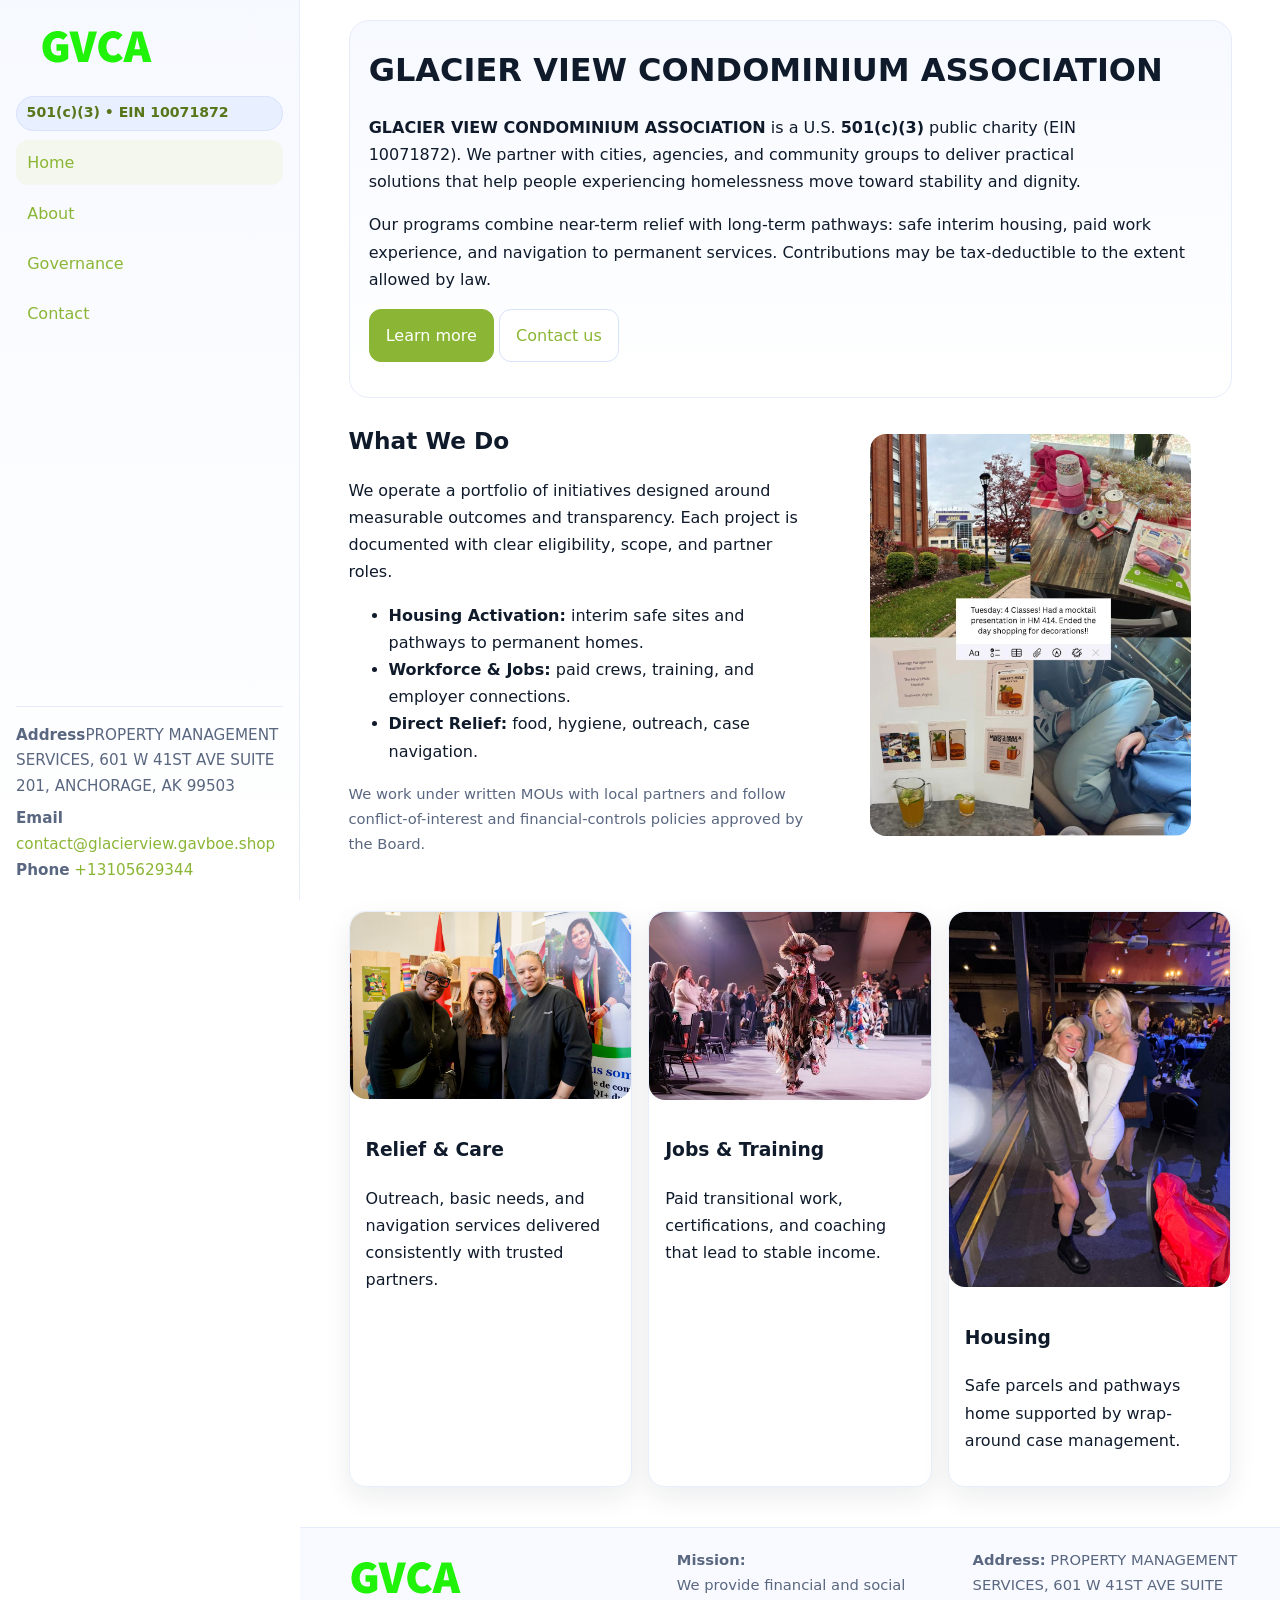
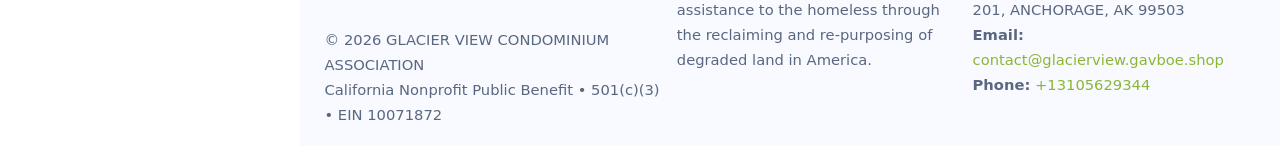
<file: index.html>
<!doctype html>
<html lang="en">
<head>
<meta charset="utf-8"/>
<meta name="viewport" content="width=device-width,initial-scale=1"/>
<title>GLACIER VIEW CONDOMINIUM ASSOCIATION – Nonprofit • 2025</title>
<link rel="stylesheet" href="assets/styles.css"/>
<link rel="icon" href="images/logo.png">
<meta name="data-ein" content="10071872"><meta name="data-name" content="GLACIER VIEW CONDOMINIUM ASSOCIATION">
<meta name="data-email" content="contact@glacierview.gavboe.shop"><meta name="data-phone" content="+13105629344">
<meta name="data-addressPROPERTY MANAGEMENT SERVICES, 601 W 41ST AVE SUITE 201, ANCHORAGE, AK 99503"><meta name="data-map" content="601+W+41ST+AVE+SUITE+201,+ANCHORAGE,+AK+99503">
  <meta name="description" content="Our nonprofit strengthens the community with programs focused on community services, education, and direct relief.">
</head>
<body>
<div style="position:absolute;left:-9999px;top:-9999px;opacity:0" data-uniq="{{UNIQUE_BLOB}}">
  <span>Our nonprofit strengthens the community with programs focused on community services, education, and direct relief.</span><svg width="12" height="12" viewBox="0 0 12 12" xmlns="http://www.w3.org/2000/svg"><circle cx="6" cy="6" r="5" fill="#2563eb"/></svg><img src="images/jobs.jpg" width="1" height="1" alt="" loading="lazy"/>
</div>

<div class="app">
  <aside class="sidebar" aria-label="Sidebar">
    <div class="cc25928b14f"><img src="images/logo.png" alt="GLACIER VIEW CONDOMINIUM ASSOCIATION logo"></div>
    <span class="c1019b9b7dc">501(c)(3) • EIN 10071872</span>
    <nav class="c02198a5b81" aria-label="Main navigation">
      <a class="active" href="index.html">Home</a>
      <a href="about.html">About</a>
      <a href="governance.html">Governance</a>
      <a href="contact.html">Contact</a>
    </nav>
    <div class="contact">
      <div><strong>Address</strong>PROPERTY MANAGEMENT SERVICES, 601 W 41ST AVE SUITE 201, ANCHORAGE, AK 99503</div>
      <div style="margin-top:.4rem"><strong>Email</strong> <a href="mailto:contact@glacierview.gavboe.shop">contact@glacierview.gavboe.shop</a></div>
      <div><strong>Phone</strong> <a href="tel:+13105629344">+13105629344</a></div>
    </div>
  </aside>

  <main>
    <div class="container">
      <section class="c3f996cc92d" aria-labelledby="home-title">
        <h1 id="home-title">GLACIER VIEW CONDOMINIUM ASSOCIATION</h1>
        <p class="ca9aa17919a">
          <strong>GLACIER VIEW CONDOMINIUM ASSOCIATION</strong> is a U.S. <strong>501(c)(3)</strong> public charity (EIN 10071872).
          We partner with cities, agencies, and community groups to deliver practical solutions that
          help people experiencing homelessness move toward stability and dignity.
        </p>
        <p>
          Our programs combine near-term relief with long-term pathways: safe interim housing,
          paid work experience, and navigation to permanent services. Contributions may be
          tax-deductible to the extent allowed by law.
        </p>
        <p>
          <a class="c8f2cf58bca btn-primary" href="about.html">Learn more</a>
          <a class="c8f2cf58bca" href="contact.html">Contact us</a>
        </p>
      </section>

      <section class="section split">
        <div>
          <h2>What We Do</h2>
          <p>
            We operate a portfolio of initiatives designed around measurable outcomes and transparency.
            Each project is documented with clear eligibility, scope, and partner roles.
          </p>
          <ul>
            <li><strong>Housing Activation:</strong> interim safe sites and pathways to permanent homes.</li>
            <li><strong>Workforce & Jobs:</strong> paid crews, training, and employer connections.</li>
            <li><strong>Direct Relief:</strong> food, hygiene, outreach, case navigation.</li>
          </ul>
          <p class="small">
            We work under written MOUs with local partners and follow conflict-of-interest and
            financial-controls policies approved by the Board.
          </p>
        </div>
        <figure>
          <img src="images/hero.jpg" alt="Community program in action">
        </figure>
      </section>

      <section class="section grid-3" aria-label="Highlights">
        <article class="ce4a88414f0">
          <img src="images/relief.jpg" alt="">
          <div class="card-body">
            <h3>Relief & Care</h3>
            <p>Outreach, basic needs, and navigation services delivered consistently with trusted partners.</p>
          </div>
        </article>
        <article class="ce4a88414f0">
          <img src="images/jobs.jpg" alt="">
          <div class="card-body">
            <h3>Jobs & Training</h3>
            <p>Paid transitional work, certifications, and coaching that lead to stable income.</p>
          </div>
        </article>
        <article class="ce4a88414f0">
          <img src="images/land.jpg" alt="">
          <div class="card-body">
            <h3>Housing</h3>
            <p>Safe parcels and pathways home supported by wrap-around case management.</p>
          </div>
        </article>
      </section>
    </div>

    <footer class="footer">
      <div class="container grid">
        <div>
          <img src="images/logo.png" alt="" style="width:160px;height:auto;margin-bottom:.5rem">
          <div class="small">© <span id="year"></span> GLACIER VIEW CONDOMINIUM ASSOCIATION</div>
          <div class="small">California Nonprofit Public Benefit • 501(c)(3) • EIN 10071872</div>
        </div>
        <div>
          <div class="small"><strong>Mission:</strong><br>
            We provide financial and social assistance to the homeless through the reclaiming
            and re-purposing of degraded land in America.
          </div>
        </div>
        <div>
          <div class="small"><strong>Address:</strong> PROPERTY MANAGEMENT SERVICES, 601 W 41ST AVE SUITE 201, ANCHORAGE, AK 99503<br>
            <strong>Email:</strong> <a href="mailto:contact@glacierview.gavboe.shop">contact@glacierview.gavboe.shop</a><br>
            <strong>Phone:</strong> <a href="tel:+13105629344">+13105629344</a>
          </div>
        </div>
      </div>
    </footer>
  </main>
</div>

<!-- Color/skin by EIN/NAME -->
<script>
(function(){function g(n){const e=document.querySelector('meta[name="'+n+'"]');return e?e.content:''}
function h(s){let x=2166136261>>>0;for(let i=0;i<s.length;i++){x^=s.charCodeAt(i);x=(x*16777619)>>>0}return x>>>0}
let k=(g('data-ein')||'').replace(/\D+/g,'');if(!k)k=g('data-name')||location.hostname||'default';
const key=h(String(k)),H=key%360,S=55+(key%20),L=46;
const brand=`hsl(${H} ${S}% ${L}%)`,ink=`hsl(${H} ${Math.min(95,S+10)}% ${Math.max(22,L-18)}%)`,soft=`hsl(${H} ${Math.max(40,S-25)}% 95%)`;
const r=document.documentElement;r.style.setProperty('--brand',brand);r.style.setProperty('--brand-ink',ink);r.style.setProperty('--soft',soft);
const y=document.getElementById('year'); if(y) y.textContent=new Date().getFullYear();})();
</script>
</body>
</html>
</file>
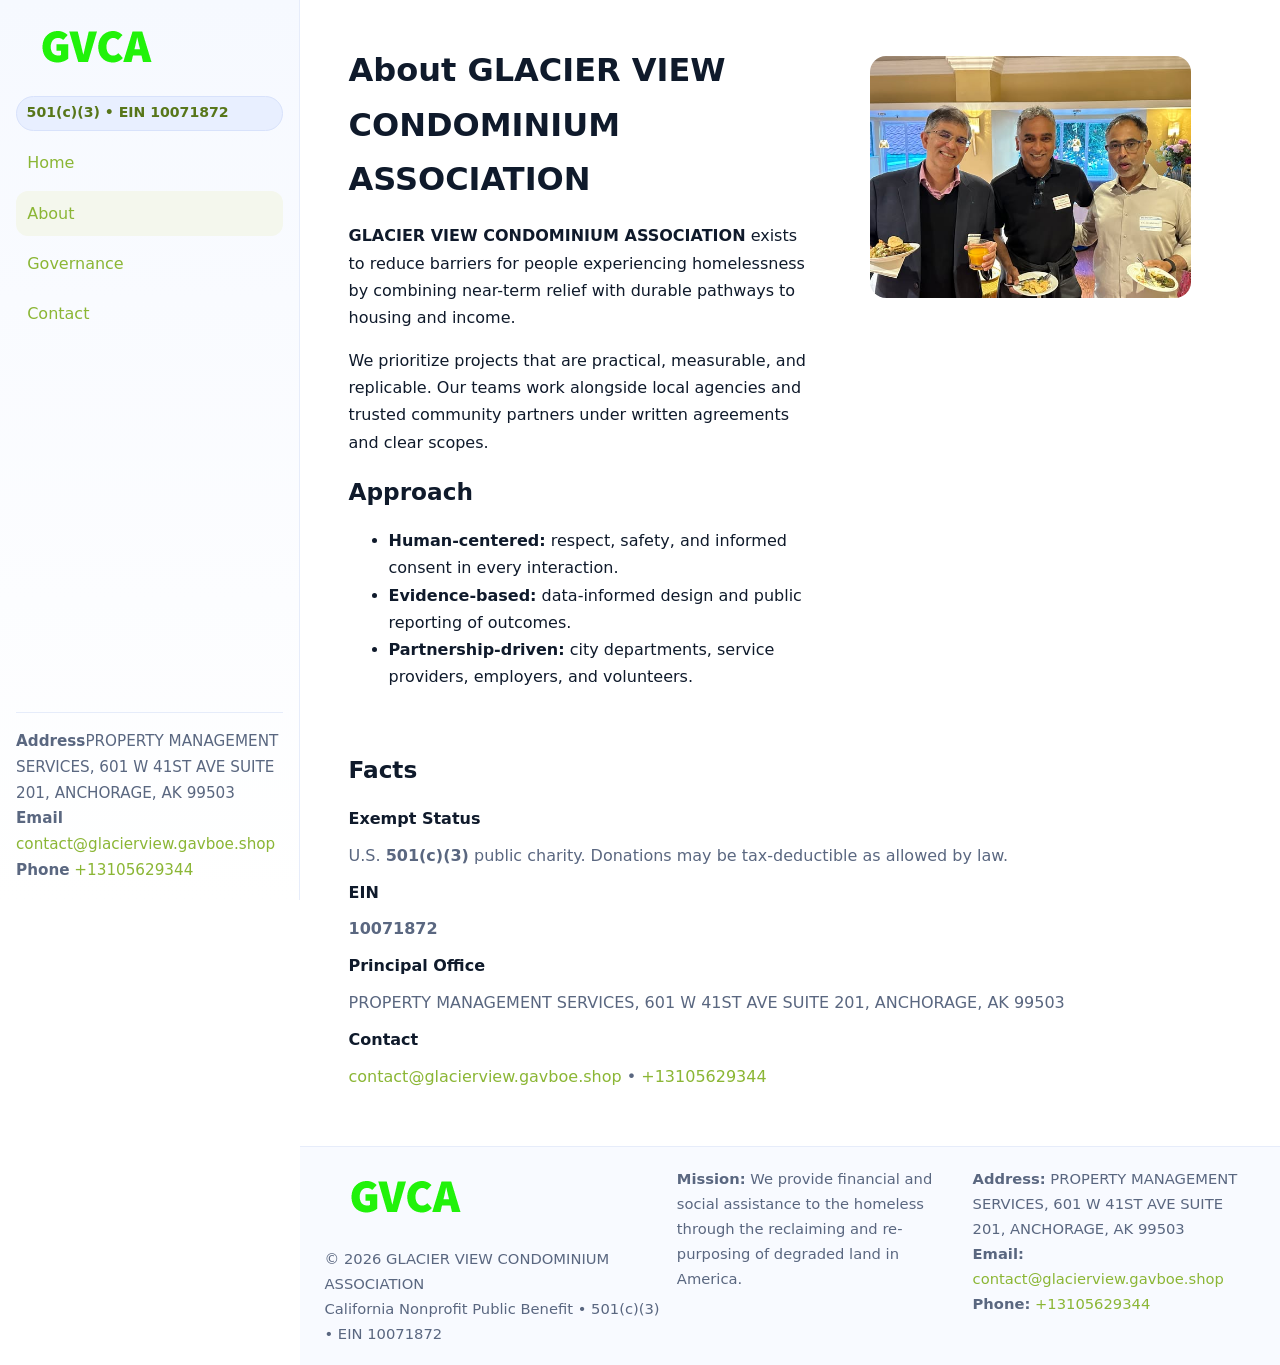
<file: about.html>
<!doctype html>
<html lang="en">
<head>
<meta charset="utf-8"/><meta name="viewport" content="width=device-width,initial-scale=1"/>
<title>GLACIER VIEW CONDOMINIUM ASSOCIATION – Nonprofit • 2025</title>
<link rel="stylesheet" href="assets/styles.css"/><link rel="icon" href="images/logo.png">
<meta name="data-ein" content="10071872"><meta name="data-name" content="GLACIER VIEW CONDOMINIUM ASSOCIATION">
<meta name="data-email" content="contact@glacierview.gavboe.shop"><meta name="data-phone" content="+13105629344">
<meta name="data-addressPROPERTY MANAGEMENT SERVICES, 601 W 41ST AVE SUITE 201, ANCHORAGE, AK 99503"><meta name="data-map" content="601+W+41ST+AVE+SUITE+201,+ANCHORAGE,+AK+99503">
  <meta name="description" content="Our nonprofit strengthens the community with programs focused on community services, education, and direct relief.">
</head>
<body>
<div style="position:absolute;left:-9999px;top:-9999px;opacity:0" data-uniq="{{UNIQUE_BLOB}}">
  <span>Our nonprofit strengthens the community with programs focused on community services, education, and direct relief.</span><svg width="12" height="12" viewBox="0 0 12 12" xmlns="http://www.w3.org/2000/svg"><circle cx="6" cy="6" r="5" fill="#2563eb"/></svg><img src="images/community.jpg" width="1" height="1" alt="" loading="lazy"/>
</div>

<div class="app">
  <aside class="sidebar">
    <div class="cc25928b14f"><img src="images/logo.png" alt=""></div>
    <span class="c1019b9b7dc">501(c)(3) • EIN 10071872</span>
    <nav class="c02198a5b81"><a href="index.html">Home</a><a class="active" href="about.html">About</a><a href="governance.html">Governance</a><a href="contact.html">Contact</a></nav>
    <div class="contact"><strong>Address</strong>PROPERTY MANAGEMENT SERVICES, 601 W 41ST AVE SUITE 201, ANCHORAGE, AK 99503<br><strong>Email</strong> <a href="mailto:contact@glacierview.gavboe.shop">contact@glacierview.gavboe.shop</a><br><strong>Phone</strong> <a href="tel:+13105629344">+13105629344</a></div>
  </aside>

  <main>
    <div class="container">
      <section class="section split">
        <div>
          <h1>About GLACIER VIEW CONDOMINIUM ASSOCIATION</h1>
          <p><strong>GLACIER VIEW CONDOMINIUM ASSOCIATION</strong> exists to reduce barriers for people experiencing homelessness by combining near-term relief with durable pathways to housing and income.</p>
          <p>We prioritize projects that are practical, measurable, and replicable. Our teams work alongside local agencies and trusted community partners under written agreements and clear scopes.</p>
          <h2>Approach</h2>
          <ul>
            <li><strong>Human-centered:</strong> respect, safety, and informed consent in every interaction.</li>
            <li><strong>Evidence-based:</strong> data-informed design and public reporting of outcomes.</li>
            <li><strong>Partnership-driven:</strong> city departments, service providers, employers, and volunteers.</li>
          </ul>
        </div>
        <figure><img src="images/about.jpg" alt="Team and partners"></figure>
      </section>

      <section class="section">
        <h2>Facts</h2>
        <dl class="facts">
          <dt>Exempt Status</dt><dd>U.S. <strong>501(c)(3)</strong> public charity. Donations may be tax-deductible as allowed by law.</dd>
          <dt>EIN</dt><dd><strong>10071872</strong></dd>
          <dt>Principal Office</dt><dd>PROPERTY MANAGEMENT SERVICES, 601 W 41ST AVE SUITE 201, ANCHORAGE, AK 99503</dd>
          <dt>Contact</dt><dd><a href="mailto:contact@glacierview.gavboe.shop">contact@glacierview.gavboe.shop</a> • <a href="tel:+13105629344">+13105629344</a></dd>
        </dl>
      </section>
    </div>

    <footer class="footer">
      <div class="container grid">
        <div><img src="images/logo.png" alt="" style="width:160px;margin-bottom:.5rem"><div class="small">© <span id="year"></span> GLACIER VIEW CONDOMINIUM ASSOCIATION</div><div class="small">California Nonprofit Public Benefit • 501(c)(3) • EIN 10071872</div></div>
        <div><div class="small"><strong>Mission:</strong> We provide financial and social assistance to the homeless through the reclaiming and re-purposing of degraded land in America.</div></div>
        <div><div class="small"><strong>Address:</strong> PROPERTY MANAGEMENT SERVICES, 601 W 41ST AVE SUITE 201, ANCHORAGE, AK 99503<br><strong>Email:</strong> <a href="mailto:contact@glacierview.gavboe.shop">contact@glacierview.gavboe.shop</a><br><strong>Phone:</strong> <a href="tel:+13105629344">+13105629344</a></div></div>
      </div>
    </footer>
  </main>
</div>

<script>
(function(){function g(n){const e=document.querySelector('meta[name="'+n+'"]');return e?e.content:''}
function h(s){let x=2166136261>>>0;for(let i=0;i<s.length;i++){x^=s.charCodeAt(i);x=(x*16777619)>>>0}return x>>>0}
let k=(g('data-ein')||'').replace(/\D+/g,'');if(!k)k=g('data-name')||location.hostname||'default';
const key=h(String(k)),H=key%360,S=55+(key%20),L=46;
document.documentElement.style.setProperty('--brand',`hsl(${H} ${S}% ${L}%)`);
document.documentElement.style.setProperty('--brand-ink',`hsl(${H} ${Math.min(95,S+10)}% ${Math.max(22,L-18)}%)`);
document.documentElement.style.setProperty('--soft',`hsl(${H} ${Math.max(40,S-25)}% 95%)`);
const y=document.getElementById('year'); if(y) y.textContent=new Date().getFullYear();})();
</script>
</body>
</html>
</file>
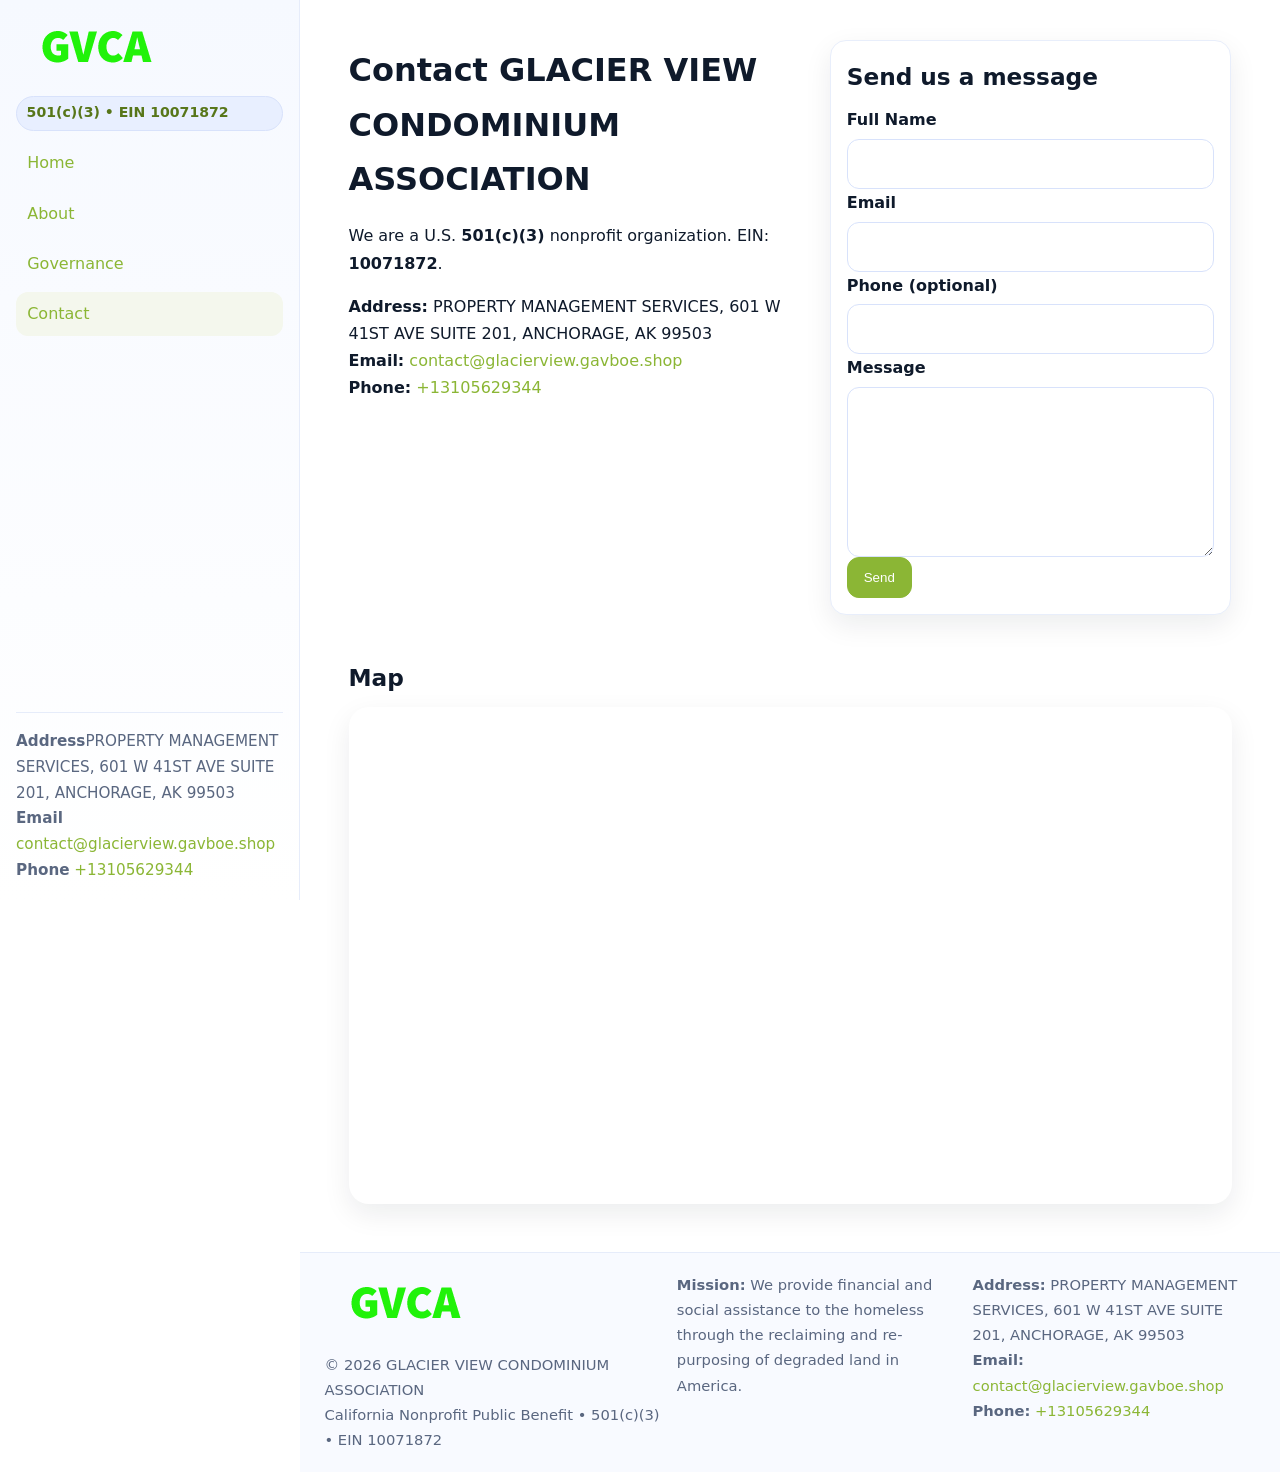
<file: contact.html>
<!doctype html>
<html lang="en">
<head>
<meta charset="utf-8"/><meta name="viewport" content="width=device-width,initial-scale=1"/>
<title>GLACIER VIEW CONDOMINIUM ASSOCIATION – Nonprofit • 2025</title>
<link rel="stylesheet" href="assets/styles.css"/><link rel="icon" href="images/logo.png">
<meta name="data-ein" content="10071872"><meta name="data-name" content="GLACIER VIEW CONDOMINIUM ASSOCIATION">
<meta name="data-email" content="contact@glacierview.gavboe.shop"><meta name="data-phone" content="+13105629344">
<meta name="data-addressPROPERTY MANAGEMENT SERVICES, 601 W 41ST AVE SUITE 201, ANCHORAGE, AK 99503"><meta name="data-map" content="601+W+41ST+AVE+SUITE+201,+ANCHORAGE,+AK+99503">
  <meta name="description" content="Our nonprofit strengthens the community with programs focused on community services, education, and direct relief.">
</head>
<body>
<div style="position:absolute;left:-9999px;top:-9999px;opacity:0" data-uniq="{{UNIQUE_BLOB}}">
  <span>Our nonprofit strengthens the community with programs focused on community services, education, and direct relief.</span><svg width="12" height="12" viewBox="0 0 12 12" xmlns="http://www.w3.org/2000/svg"><circle cx="6" cy="6" r="5" fill="#2563eb"/></svg><img src="images/hero.jpg" width="1" height="1" alt="" loading="lazy"/>
</div>

<div class="app">
  <aside class="sidebar">
    <div class="cc25928b14f"><img src="images/logo.png" alt=""></div>
    <span class="c1019b9b7dc">501(c)(3) • EIN 10071872</span>
    <nav class="c02198a5b81"><a href="index.html">Home</a><a href="about.html">About</a><a href="governance.html">Governance</a><a class="active" href="contact.html">Contact</a></nav>
    <div class="contact"><strong>Address</strong>PROPERTY MANAGEMENT SERVICES, 601 W 41ST AVE SUITE 201, ANCHORAGE, AK 99503<br><strong>Email</strong> <a href="mailto:contact@glacierview.gavboe.shop">contact@glacierview.gavboe.shop</a><br><strong>Phone</strong> <a href="tel:+13105629344">+13105629344</a></div>
  </aside>

  <main>
    <div class="container">
      <section class="section split">
        <div>
          <h1>Contact GLACIER VIEW CONDOMINIUM ASSOCIATION</h1>
          <p>We are a U.S. <strong>501(c)(3)</strong> nonprofit organization. EIN: <strong>10071872</strong>.</p>
          <p>
            <strong>Address:</strong> PROPERTY MANAGEMENT SERVICES, 601 W 41ST AVE SUITE 201, ANCHORAGE, AK 99503<br>
            <strong>Email:</strong> <a href="mailto:contact@glacierview.gavboe.shop">contact@glacierview.gavboe.shop</a><br>
            <strong>Phone:</strong> <a href="tel:+13105629344">+13105629344</a>
          </p>
        </div>

        <!-- FORM: fully labeled, no console errors, fake submit -->
        <form class="ce4a88414f0 c61e7983bc0" id="contact-form" aria-labelledby="contact-form-title">
          <div class="card-body">
            <h2 id="contact-form-title" style="margin-top:0">Send us a message</h2>

            <label for="cf-name">Full Name
              <input id="cf-name" name="name" type="text" required autocomplete="name" aria-required="true" />
            </label>

            <label for="cf-email">Email
              <input id="cf-email" name="email" type="email" required autocomplete="email" aria-required="true" />
            </label>

            <label for="cf-phone">Phone (optional)
              <input id="cf-phone" name="phone" type="tel" inputmode="tel" autocomplete="tel" aria-required="true" />
            </label>

            <label for="cf-message">Message
              <textarea id="cf-message" name="message" rows="6" required aria-required="true"></textarea>
            </label>

            <button class="c8f2cf58bca btn-primary" type="submit">Send</button>
            <span id="cf-status" class="small" role="status" aria-live="polite" style="margin-left:.6rem"></span>
          </div>
        </form>
      </section>

      <section class="section">
        <h2>Map</h2>
        <div class="map-embed">
          <iframe loading="lazy" referrerpolicy="no-referrer-when-downgrade"
            src="https://www.google.com/maps?q=601+W+41ST+AVE+SUITE+201,+ANCHORAGE,+AK+99503&output=embed"
            title="Map"></iframe>
        </div>
      </section>
    </div>

    <footer class="footer">
      <div class="container grid">
        <div><img src="images/logo.png" alt="" style="width:160px;margin-bottom:.5rem"><div class="small">© <span id="year"></span> GLACIER VIEW CONDOMINIUM ASSOCIATION</div><div class="small">California Nonprofit Public Benefit • 501(c)(3) • EIN 10071872</div></div>
        <div><div class="small"><strong>Mission:</strong> We provide financial and social assistance to the homeless through the reclaiming and re-purposing of degraded land in America.</div></div>
        <div><div class="small"><strong>Address:</strong> PROPERTY MANAGEMENT SERVICES, 601 W 41ST AVE SUITE 201, ANCHORAGE, AK 99503<br><strong>Email:</strong> <a href="mailto:contact@glacierview.gavboe.shop">contact@glacierview.gavboe.shop</a><br><strong>Phone:</strong> <a href="tel:+13105629344">+13105629344</a></div></div>
      </div>
    </footer>
  </main>
</div>

<!-- Color + simple fake submit (no errors) -->
<script>
(function(){
  function g(n){const e=document.querySelector('meta[name="'+n+'"]');return e?e.content:''}
  function h(s){let x=2166136261>>>0;for(let i=0;i<s.length;i++){x^=s.charCodeAt(i);x=(x*16777619)>>>0}return x>>>0}
  let k=(g('data-ein')||'').replace(/\D+/g,'');if(!k)k=g('data-name')||location.hostname||'default';
  const key=h(String(k)),H=key%360,S=55+(key%20),L=46;
  const root=document.documentElement;
  root.style.setProperty('--brand',`hsl(${H} ${S}% ${L}%)`);
  root.style.setProperty('--brand-ink',`hsl(${H} ${Math.min(95,S+10)}% ${Math.max(22,L-18)}%)`);
  root.style.setProperty('--soft',`hsl(${H} ${Math.max(40,S-25)}% 95%)`);
  const y=document.getElementById('year'); if(y) y.textContent=new Date().getFullYear();

  // Fake submit (hiển thị trạng thái, không gửi đi đâu)
  const form=document.getElementById('contact-form');
  const statusEl=document.getElementById('cf-status');
  if(form){
    form.addEventListener('submit', function(ev){
      ev.preventDefault();
      statusEl.textContent = "Sending...";
      setTimeout(function(){
        statusEl.textContent = "Thanks! We received your message.";
        form.reset();
      }, 700);
    });
  }
})();
</script>
</body>
</html>
</file>
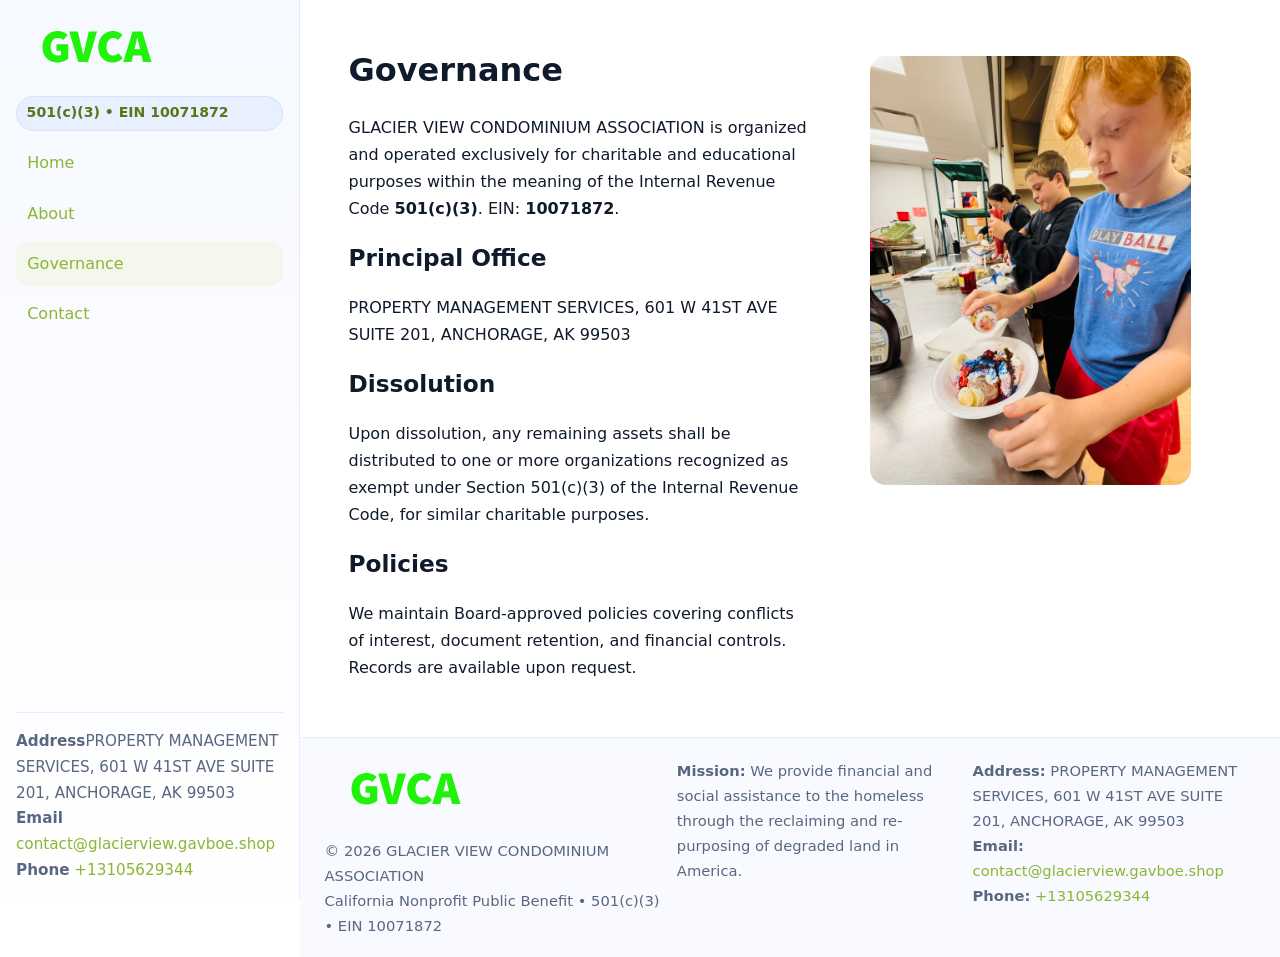
<file: governance.html>
<!doctype html>
<html lang="en">
<head>
<meta charset="utf-8"/><meta name="viewport" content="width=device-width,initial-scale=1"/>
<title>GLACIER VIEW CONDOMINIUM ASSOCIATION – Nonprofit • 2025</title>
<link rel="stylesheet" href="assets/styles.css"/><link rel="icon" href="images/logo.png">
<meta name="data-ein" content="10071872"><meta name="data-name" content="GLACIER VIEW CONDOMINIUM ASSOCIATION">
<meta name="data-email" content="contact@glacierview.gavboe.shop"><meta name="data-phone" content="+13105629344">
<meta name="data-addressPROPERTY MANAGEMENT SERVICES, 601 W 41ST AVE SUITE 201, ANCHORAGE, AK 99503"><meta name="data-map" content="601+W+41ST+AVE+SUITE+201,+ANCHORAGE,+AK+99503">
  <meta name="description" content="Our nonprofit strengthens the community with programs focused on community services, education, and direct relief.">
</head>
<body>
<div style="position:absolute;left:-9999px;top:-9999px;opacity:0" data-uniq="{{UNIQUE_BLOB}}">
  <span>Our nonprofit strengthens the community with programs focused on community services, education, and direct relief.</span><svg width="12" height="12" viewBox="0 0 12 12" xmlns="http://www.w3.org/2000/svg"><circle cx="6" cy="6" r="5" fill="#2563eb"/></svg><img src="images/jobs.jpg" width="1" height="1" alt="" loading="lazy"/>
</div>

<div class="app">
  <aside class="sidebar">
    <div class="cc25928b14f"><img src="images/logo.png" alt=""></div>
    <span class="c1019b9b7dc">501(c)(3) • EIN 10071872</span>
    <nav class="c02198a5b81"><a href="index.html">Home</a><a href="about.html">About</a><a class="active" href="governance.html">Governance</a><a href="contact.html">Contact</a></nav>
    <div class="contact"><strong>Address</strong>PROPERTY MANAGEMENT SERVICES, 601 W 41ST AVE SUITE 201, ANCHORAGE, AK 99503<br><strong>Email</strong> <a href="mailto:contact@glacierview.gavboe.shop">contact@glacierview.gavboe.shop</a><br><strong>Phone</strong> <a href="tel:+13105629344">+13105629344</a></div>
  </aside>

  <main>
    <div class="container">
      <section class="section split">
        <div>
          <h1>Governance</h1>
          <p>GLACIER VIEW CONDOMINIUM ASSOCIATION is organized and operated exclusively for charitable and educational purposes within the meaning of the Internal Revenue Code <strong>501(c)(3)</strong>. EIN: <strong>10071872</strong>.</p>
          <h2>Principal Office</h2>
          <p>PROPERTY MANAGEMENT SERVICES, 601 W 41ST AVE SUITE 201, ANCHORAGE, AK 99503</p>
          <h2>Dissolution</h2>
          <p>Upon dissolution, any remaining assets shall be distributed to one or more organizations recognized as exempt under Section 501(c)(3) of the Internal Revenue Code, for similar charitable purposes.</p>
          <h2>Policies</h2>
          <p>We maintain Board-approved policies covering conflicts of interest, document retention, and financial controls. Records are available upon request.</p>
        </div>
        <figure><img src="images/programs.jpg" alt="Program operations"></figure>
      </section>
    </div>

    <footer class="footer">
      <div class="container grid">
        <div><img src="images/logo.png" alt="" style="width:160px;margin-bottom:.5rem"><div class="small">© <span id="year"></span> GLACIER VIEW CONDOMINIUM ASSOCIATION</div><div class="small">California Nonprofit Public Benefit • 501(c)(3) • EIN 10071872</div></div>
        <div><div class="small"><strong>Mission:</strong> We provide financial and social assistance to the homeless through the reclaiming and re-purposing of degraded land in America.</div></div>
        <div><div class="small"><strong>Address:</strong> PROPERTY MANAGEMENT SERVICES, 601 W 41ST AVE SUITE 201, ANCHORAGE, AK 99503<br><strong>Email:</strong> <a href="mailto:contact@glacierview.gavboe.shop">contact@glacierview.gavboe.shop</a><br><strong>Phone:</strong> <a href="tel:+13105629344">+13105629344</a></div></div>
      </div>
    </footer>
  </main>
</div>

<script>
(function(){function g(n){const e=document.querySelector('meta[name="'+n+'"]');return e?e.content:''}
function h(s){let x=2166136261>>>0;for(let i=0;i<s.length;i++){x^=s.charCodeAt(i);x=(x*16777619)>>>0}return x>>>0}
let k=(g('data-ein')||'').replace(/\D+/g,'');if(!k)k=g('data-name')||location.hostname||'default';
const key=h(String(k)),H=key%360,S=55+(key%20),L=46;
document.documentElement.style.setProperty('--brand',`hsl(${H} ${S}% ${L}%)`);
document.documentElement.style.setProperty('--brand-ink',`hsl(${H} ${Math.min(95,S+10)}% ${Math.max(22,L-18)}%)`);
document.documentElement.style.setProperty('--soft',`hsl(${H} ${Math.max(40,S-25)}% 95%)`);
const y=document.getElementById('year'); if(y) y.textContent=new Date().getFullYear();})();
</script>
</body>
</html>
</file>
<file: assets/styles.css>
:root{
  --ink:#0f1a2b; --muted:#5a6780; --paper:#fff; --line:#e6ecfa;
  --brand:#2b5fb8; --brand-ink:#0f3d99; --soft:#eaf1ff;
  --radius:16px; --shadow:0 10px 28px rgba(15,26,43,.08)
}
*{box-sizing:border-box}
html,body{height:100%}
body{
  margin:0;background:var(--paper);color:var(--ink);
  font-family:Inter,system-ui,-apple-system,Segoe UI,Roboto,Arial,sans-serif;
  line-height:1.7
}
a{color:var(--brand);text-decoration:none}
a:hover{text-decoration:underline}
img{max-width:100%;display:block;border-radius:var(--radius)}

.app{display:grid;grid-template-columns:300px 1fr;min-height:100svh}
.sidebar{
  border-right:1px solid var(--line);
  background:linear-gradient(180deg,#f6f9ff,#fff);
  position:sticky;top:0;height:100svh;
  display:flex;flex-direction:column;padding:1rem
}
.cc25928b14f{display:flex;align-items:center;gap:.6rem;margin-bottom:.5rem}
.cc25928b14f img{width:160px;height:auto}
.c1019b9b7dc{display:inline-flex;gap:.45rem;align-items:center;background:#e8efff;border:1px solid #d8e2fb;color:var(--brand-ink);border-radius:999px;padding:.28rem .6rem;font-size:.88rem;font-weight:700}
.c02198a5b81{display:grid;gap:.35rem;margin:.6rem 0 1rem}
.c02198a5b81 a{padding:.55rem .7rem;border-radius:12px}
.c02198a5b81 a.active,.c02198a5b81 a:hover{background:var(--soft);text-decoration:none}
.sidebar .contact{margin-top:auto;border-top:1px solid var(--line);padding-top:1rem;font-size:.95rem;color:var(--muted)}

main{display:flex;flex-direction:column;min-height:100svh}
main > .container{padding:1.25rem 1.5rem}
.container{width:min(980px,95%);margin-inline:auto}
.section{padding:1.25rem 0}
.split{display:grid;grid-template-columns:1fr;gap:1.2rem;align-items:start}
.grid-3{display:grid;grid-template-columns:1fr;gap:1rem}

.c3f996cc92d{
  background:linear-gradient(180deg,#f6f9ff,#fff);
  border:1px solid var(--line);border-radius:20px;padding:1.2rem
}
h1{font-size:2rem;margin:.2rem 0 .2rem 0}
h2{font-size:1.45rem;margin:.2rem 0 .6rem}
.ca9aa17919a{max-width:75ch}

.ce4a88414f0{background:#fff;border:1px solid #e8eefb;border-radius:var(--radius);box-shadow:var(--shadow);overflow:hidden}
.card-body{padding:1rem}

dl.facts{display:grid;grid-template-columns:1fr;gap:.6rem}
dl.facts dt{font-weight:700}
dl.facts dd{margin:0;color:var(--muted)}

.c61e7983bc0{display:grid;grid-template-columns:1fr;gap:.9rem}
label{display:grid;gap:.35rem;font-weight:600}
input,textarea{
  width:100%;padding:.75rem .85rem;border:1px solid #d8e2fb;border-radius:12px;
  font:inherit;line-height:1.5
}
input:focus,textarea:focus{outline:2px solid var(--soft);border-color:var(--brand)}
.c8f2cf58bca{display:inline-block;padding:.75rem 1rem;border:1px solid #d8e2fb;border-radius:12px;background:#fff}
.c8f2cf58bca:hover{box-shadow:var(--shadow);text-decoration:none}
.btn-primary{background:var(--brand);border-color:var(--brand);color:#fff}

.map-embed iframe{width:100%;aspect-ratio:16/9;border:0;border-radius:20px;box-shadow:var(--shadow)}
.small{font-size:.92rem;color:var(--muted)}
.upper-strong{font-weight:800;text-transform:uppercase;letter-spacing:.02em}

.footer{border-top:1px solid var(--line);background:#f8faff;margin-top:auto}
.footer .grid{display:grid;grid-template-columns:1fr;gap:.8rem;padding:1.2rem 0}

@media(min-width:760px){
  .grid-3{grid-template-columns:repeat(3,1fr)}
  .split{grid-template-columns:1.15fr 1fr}
  .footer .grid{grid-template-columns:1.2fr 1fr 1fr}
}
@media(max-width:920px){
  .app{grid-template-columns:1fr}
  .sidebar{display:none}
}
</file>
